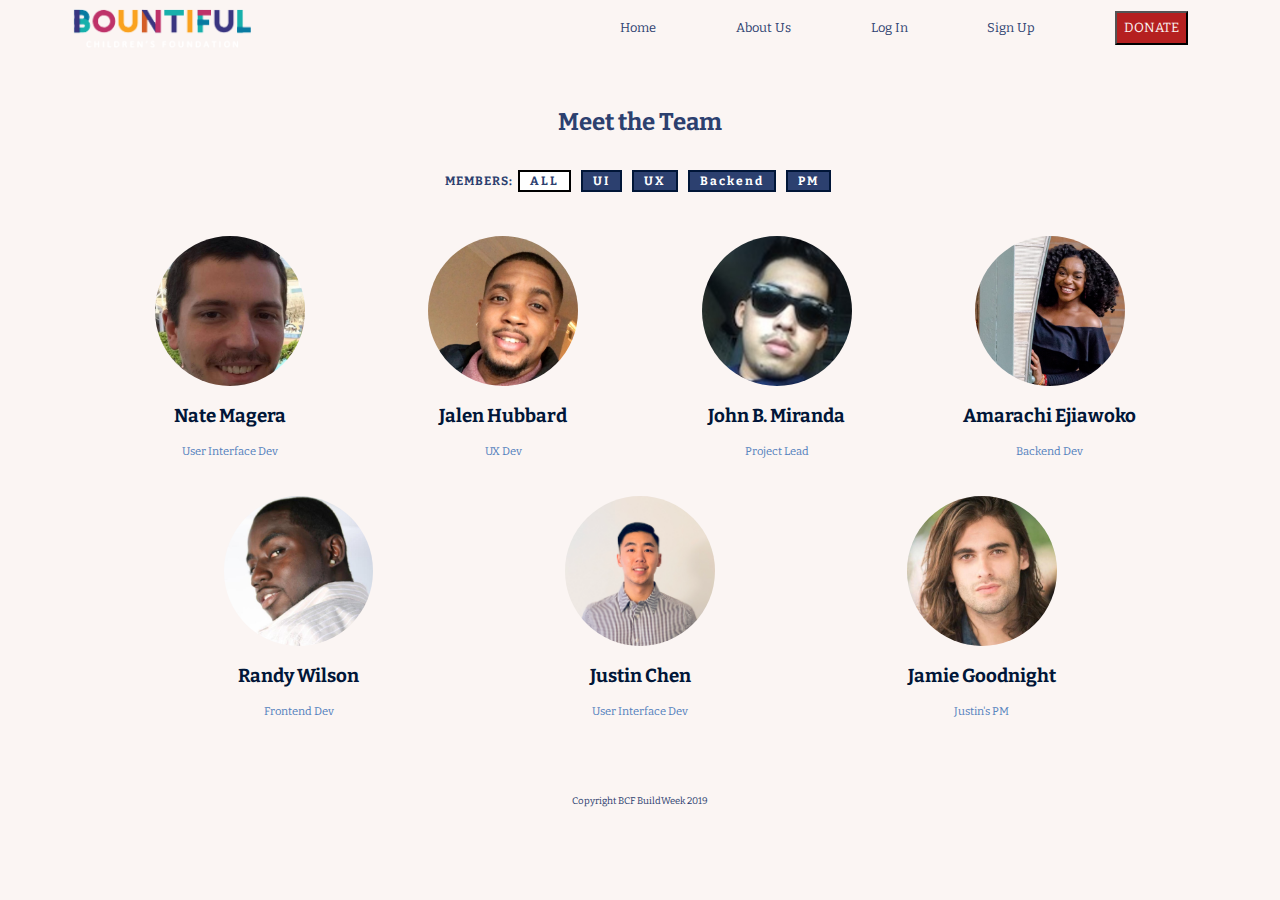
<file: about.html>
<!DOCTYPE html>

<html lang="en">

<head>
    <title>BCF</title>
    <meta charset="UTF-8">
    <meta name="viewport" content="width=device-width, initial-scale=1.0">
    <link rel="icon" href="./favicon.ico">
    <link rel="stylesheet" type="text/css" href="./CSS/index.css" />
    <script src="JS/global.js" async></script>
    <link href="https://fonts.googleapis.com/css?family=Bitter&display=swap" rel="stylesheet">

</head>

<body>
    <div class="nav-bar">
    <nav class = "nav">
        <img src = "./Images/Logo.png">
        <div class="nav-items">
            <a href="index.html">Home</a>
            <a href="about.html">About Us</a>
            <!-- <div class="dropdown"> -->
            <a href="#">Log In</a>
            <a href="#">Sign Up</a>
            <button class = "donate">DONATE</button>
                    <!-- <div class="dropdown-content dropdown-hidden">
                        <a class="dropdown-link" href="https://lambdaschool.com/" target="_blank">Sign Up</a>
                        <a class="dropdown-link" href="https://www.google.com/" target="_blank">Google</a>
                        <a class="dropdown-link" href="https://developer.mozilla.org/en-US/" target="_blank">MDN</a> -->
                    </div>
                </div>
        </div> 
     </nav>
    </div>

    <h2>Meet the Team</h2>

    <div class="tabs">
        <div class="topics">
          <span class="title">MEMBERS:</span>
          <div data-person="all" class="tab active-tab">ALL</div>
          <div data-person="ui" class="tab">UI</div>
          <div data-person="ux" class="tab">UX</div>
          <div data-person="be" class="tab">Backend</div>
          <div data-person="pm" class="tab">PM</div>
          <!-- -->
        </div>
    </div>

    <div class="about-us">
        <div class="person" data-person="ui">
            <img src="./Images/nate.png">
            <h3>Nate Magera</h3>
            <p>User Interface Dev</p>
        </div>
        <div class="person" data-person="ux">
            <img src="./Images/jalen.png">
            <h3>Jalen Hubbard</h3>
            <p>UX Dev</p>
        </div>
        <div class="person" data-person="pm">
            <img src="./Images/john.png">
            <h3>John B. Miranda</h3>
            <p>Project Lead</p>
        </div>
        <div class="person" data-person="be">
            <img src="./Images/amarachi.png">
            <h3>Amarachi Ejiawoko</h3>
            <p>Backend Dev</p>
        </div>
        <div class="person" data-person="pm">
            <img src="./Images/randy.png">
            <h3>Randy Wilson</h3>
            <p>Frontend Dev</p>
        </div>
        <div class="person" data-person="ui">
            <img src = "Images/justin.jpg">
            <h3>Justin Chen</h3>
            <p>User Interface Dev</p>
        </div>
        <div class="person" data-person="pm">
            <img src = "Images/jamie.png">
            <h3>Jamie Goodnight</h3>
            <p>Justin's PM</p>
        </div>

    </div>

    <footer class="footer">
            <p>Copyright BCF BuildWeek 2019</p>
    </footer>

</body>
</file>
<file: CSS/index.css>
html {
  margin: 0 5% 0 5%;
}
@media (max-width: 500px) {
  html {
    margin: 0 0 0 0;
  }
}
html body {
  font-family: 'Bitter', serif;
  display: flex;
  flex-flow: column nowrap;
  background-color: #FBF5F3;
  color: #2C406F;
}
@media (max-width: 500px) {
  html body {
    width: 100%;
  }
}
html body .donate {
  background-color: #B52020;
  color: #fbf5f3;
  padding: 7px;
  font-family: 'Bitter', serif;
}
html body .tell-us {
  background-color: #B52020;
  color: #FBF5F3;
  padding: 15px 20px;
  border-radius: 10px;
  border: 1px solid #FBF5 F;
  font-size: 0.8rem;
  font-weight: bold;
  font-family: 'Bitter', serif;
  margin: 2%;
}
@media (max-width: 500px) {
  html body .tell-us {
    padding: 10px 35px;
    margin: 0;
  }
}
html body button:hover {
  background-color: #011638;
}
html body footer {
  margin-top: 60px;
  text-align: center;
  font-size: 0.6rem;
}
html body hr {
  display: block;
  height: 1px;
  border: 0;
  border-top: 1px solid #ccc;
  margin: 1em 0;
}
.nav-bar {
  margin-bottom: 40px;
}
@media (max-width: 500px) {
  .nav-bar {
    margin-bottom: 10px;
  }
}
.nav-bar .nav {
  width: auto;
  display: flex;
  flex-flow: row nowrap;
  justify-content: space-between;
  align-items: center;
}
@media (max-width: 500px) {
  .nav-bar .nav {
    flex-flow: column;
  }
}
.nav-bar .nav img {
  max-height: 40px;
  width: auto;
}
.nav-bar .nav .nav-items {
  width: 50%;
  display: flex;
  flex-flow: row;
  justify-content: space-between;
  align-items: center;
  padding: 0 20px;
  font-size: 0.8rem;
}
@media (max-width: 500px) {
  .nav-bar .nav .nav-items {
    flex-flow: column;
    align-items: center;
    justify-content: space-between;
  }
}
.nav-bar .nav .nav-items a {
  text-decoration: none;
  color: #2C406F;
}
@media (max-width: 500px) {
  .nav-bar .nav .nav-items a {
    padding: 5px;
  }
}
.main-content {
  background-image: url("../Images/Group.png");
  background-repeat: no-repeat;
  background-size: 100% auto;
  height: 50%;
  margin-bottom: 10px;
}
@media (max-width: 500px) {
  .main-content {
    display: flex;
    flex-flow: column;
    align-items: center;
  }
}
.main-content h1 {
  color: #FBF5F3;
  padding: 0 3%;
}
@media (max-width: 500px) {
  .main-content h1 {
    font-size: 1.4rem;
  }
}
.main-content .btn-1 {
  padding: 0 2%;
}
@media (max-width: 500px) {
  .main-content .btn-1 {
    margin-top: 80px;
  }
}
.mission-statement {
  text-align: center;
  padding: 0 15%;
  margin-bottom: 20px;
}
.mission-statement h2 {
  font-weight: bold;
}
.mission-statement p {
  font-size: 0.8rem;
}
.story-content {
  display: flex;
  flex-flow: row;
  justify-content: space-between;
  color: #FBF5F3;
  margin-bottom: 10px;
}
.story-content h2 {
  margin: 25px 0;
}
.story-content p {
  font-size: 0.8rem;
  margin: 1.5px;
}
@media (max-width: 500px) {
  .story-content {
    display: flex;
    flex-flow: column;
    align-items: center;
  }
}
.story-content div {
  width: 33%;
  height: 141px;
  text-align: center;
  -webkit-clip-path: polygon(50% 0%, 100% 25%, 100% 100%, 0 100%, 0 25%);
  clip-path: polygon(50% 0%, 100% 25%, 100% 100%, 0 100%, 0 25%);
  transition: 0.6s;
}
@media (max-width: 500px) {
  .story-content div {
    width: 80%;
    margin: 1%;
  }
}
.story-content .story-1 {
  background-image: url("../Images/story1.png");
  background-repeat: no-repeat;
  background-size: 100% auto;
}
.story-content .story-1:hover {
  transform: scale(1.2);
  background-image: url("../Images/story1.png");
  z-index: 1;
  box-shadow: 2px 2px 2px #507DBC;
}
.story-content .story-2 {
  background-image: url("../Images/story2.png");
  background-repeat: no-repeat;
  background-size: 100% auto;
}
.story-content .story-2:hover {
  transform: scale(1.2);
  background-image: url("../Images/story2.png");
  z-index: 1;
  box-shadow: 2px 2px 2px #507DBC;
}
.story-content .story-3 {
  background-image: url("../Images/story3.png");
  background-repeat: no-repeat;
  background-size: 100% auto;
}
.story-content .story-3:hover {
  transform: scale(1.2);
  background-image: url("../Images/story3.png");
  z-index: 1;
  box-shadow: 2px 2px 2px #507DBC;
}
.more-content {
  display: flex;
  flex-flow: column;
  align-items: center;
  height: 10%;
  margin: 10px 0;
}
.more-content .button:hover {
  color: #507DBC;
}
.more-content h5,
.more-content p {
  text-align: center;
  margin: 2px;
}
.more-content .drop-content {
  display: flex;
  flex-flow: row nowrap;
  justify-content: space-between;
  color: #FBF5F3;
}
@media (max-width: 500px) {
  .more-content .drop-content {
    display: flex;
    flex-flow: column;
    align-items: center;
  }
}
.more-content .drop-content div {
  margin: 10px 20px;
  background-color: #2C406F;
  height: 140px;
  width: 160px;
  display: flex;
  flex-flow: column;
  align-items: center;
}
.more-content .drop-content div p {
  font-size: 0.8rem;
}
.more-content .drop-content div:hover {
  transform: scale(1.2);
  background-color: #507DBC;
  z-index: 1;
  box-shadow: 2px 2px 2px #507DBC;
}
.more-content .dropdown-hidden {
  display: none;
}
.more-stories {
  height: 176.44px;
}
.more-stories img {
  max-width: 100%;
}
.more-stories:hover {
  transform: scale(1.1);
  z-index: 1;
}
.about-us {
  display: flex;
  flex-flow: row wrap;
  justify-content: space-evenly;
}
.about-us .person {
  display: flex;
  flex-flow: column;
  align-items: center;
  padding: 10px;
  width: 200px;
  height: 200px;
  margin: 20px 5px;
  color: #011638;
}
.about-us .person img {
  height: 150px;
  border-radius: 50%;
  transition: linear 0.1s;
}
.about-us .person img:hover {
  box-shadow: 5px 5px 10px 1px #2C406F;
  transform: scale(1.1);
}
.about-us .person p {
  font-size: 0.7rem;
  margin: 0;
  color: #507DBC;
}
h2 {
  text-align: center;
}
.tabs {
  display: flex;
  flex-flow: row;
  justify-content: center;
  height: 50px;
}
.tabs .topics {
  display: flex;
  flex-flow: row;
  align-items: center;
}
.tabs .topics .title {
  font-size: 12px;
  letter-spacing: 1px;
  font-weight: bold;
}
.tabs .topics .tab {
  color: white;
  background-color: #2C406F;
  border: 2px solid #011638;
  margin: 0 5px;
  padding: 2px 10px;
  font-size: 12px;
  letter-spacing: 2px;
  cursor: pointer;
  font-weight: bold;
}
.tabs .topics .tab:hover {
  text-decoration: underline;
}
.tabs .topics .active-tab {
  background-color: white;
  color: #2C406F;
  border: 2px solid black;
}
</file>
